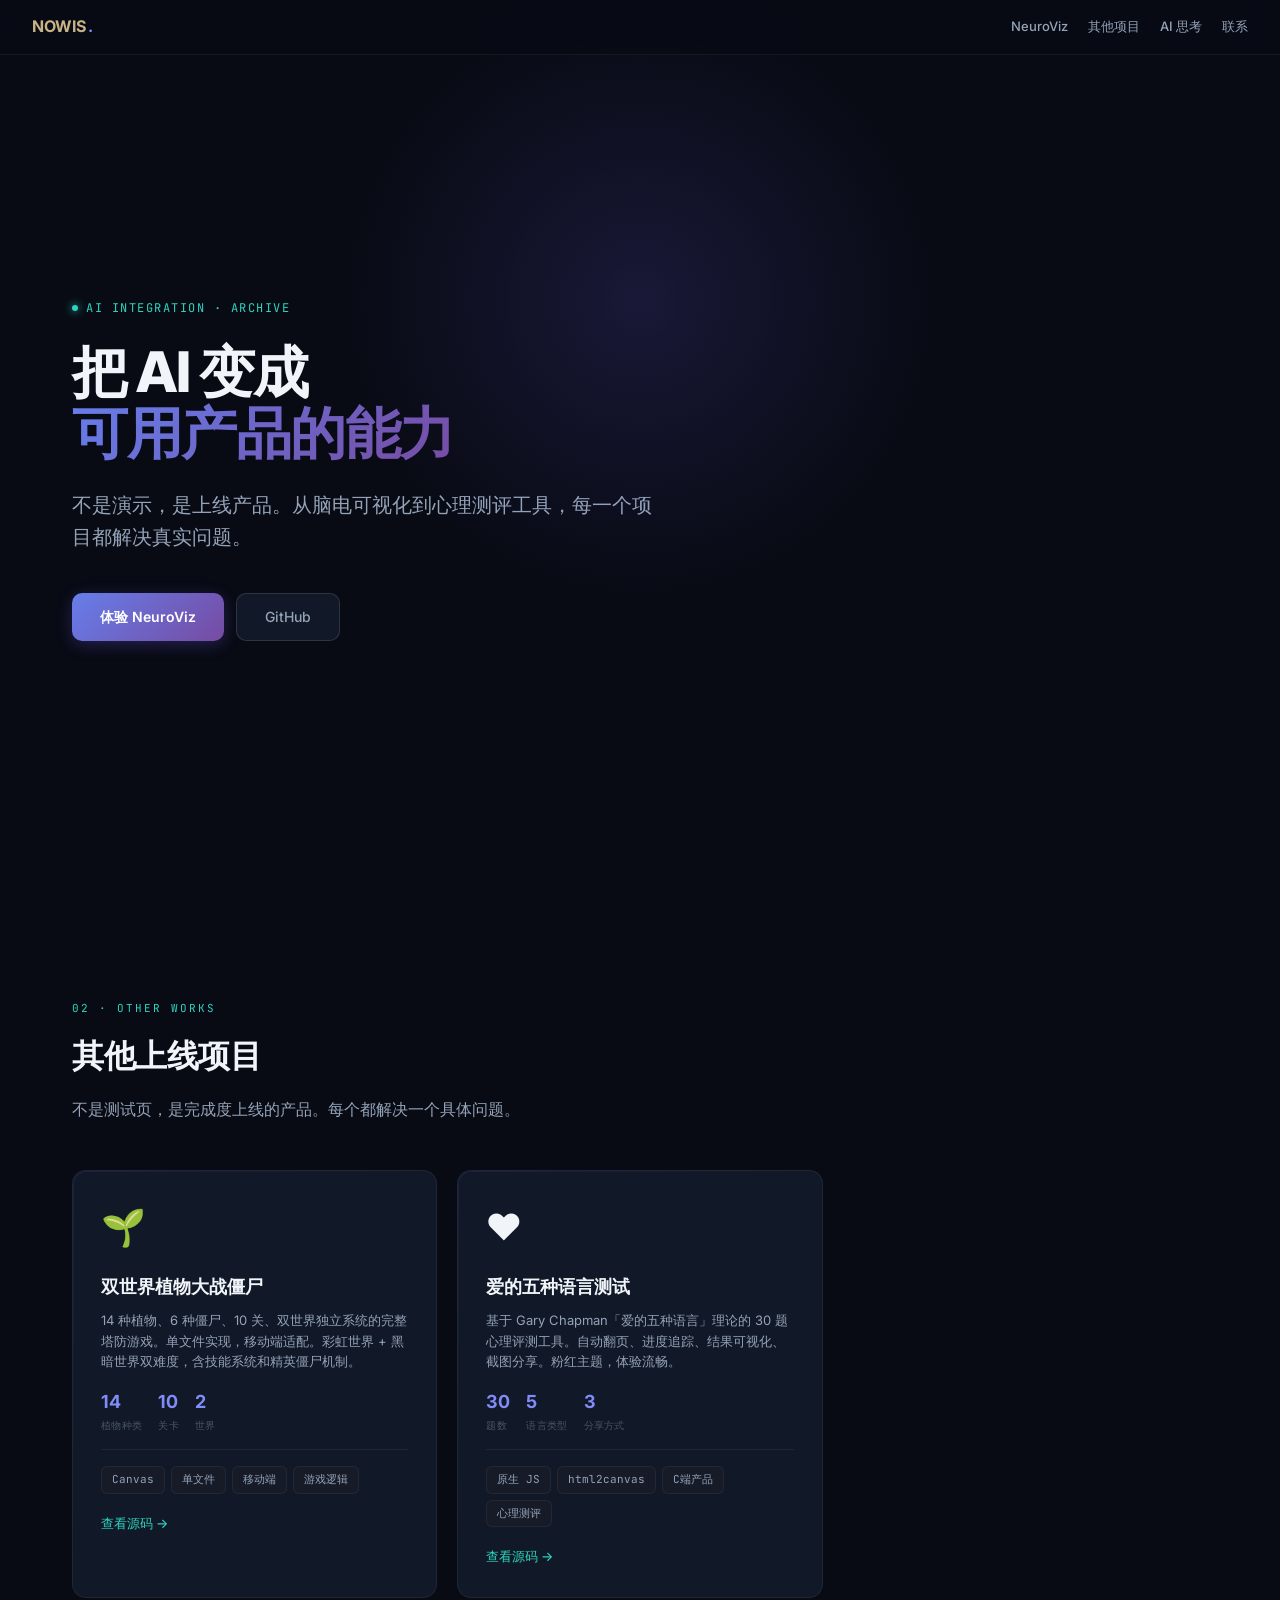
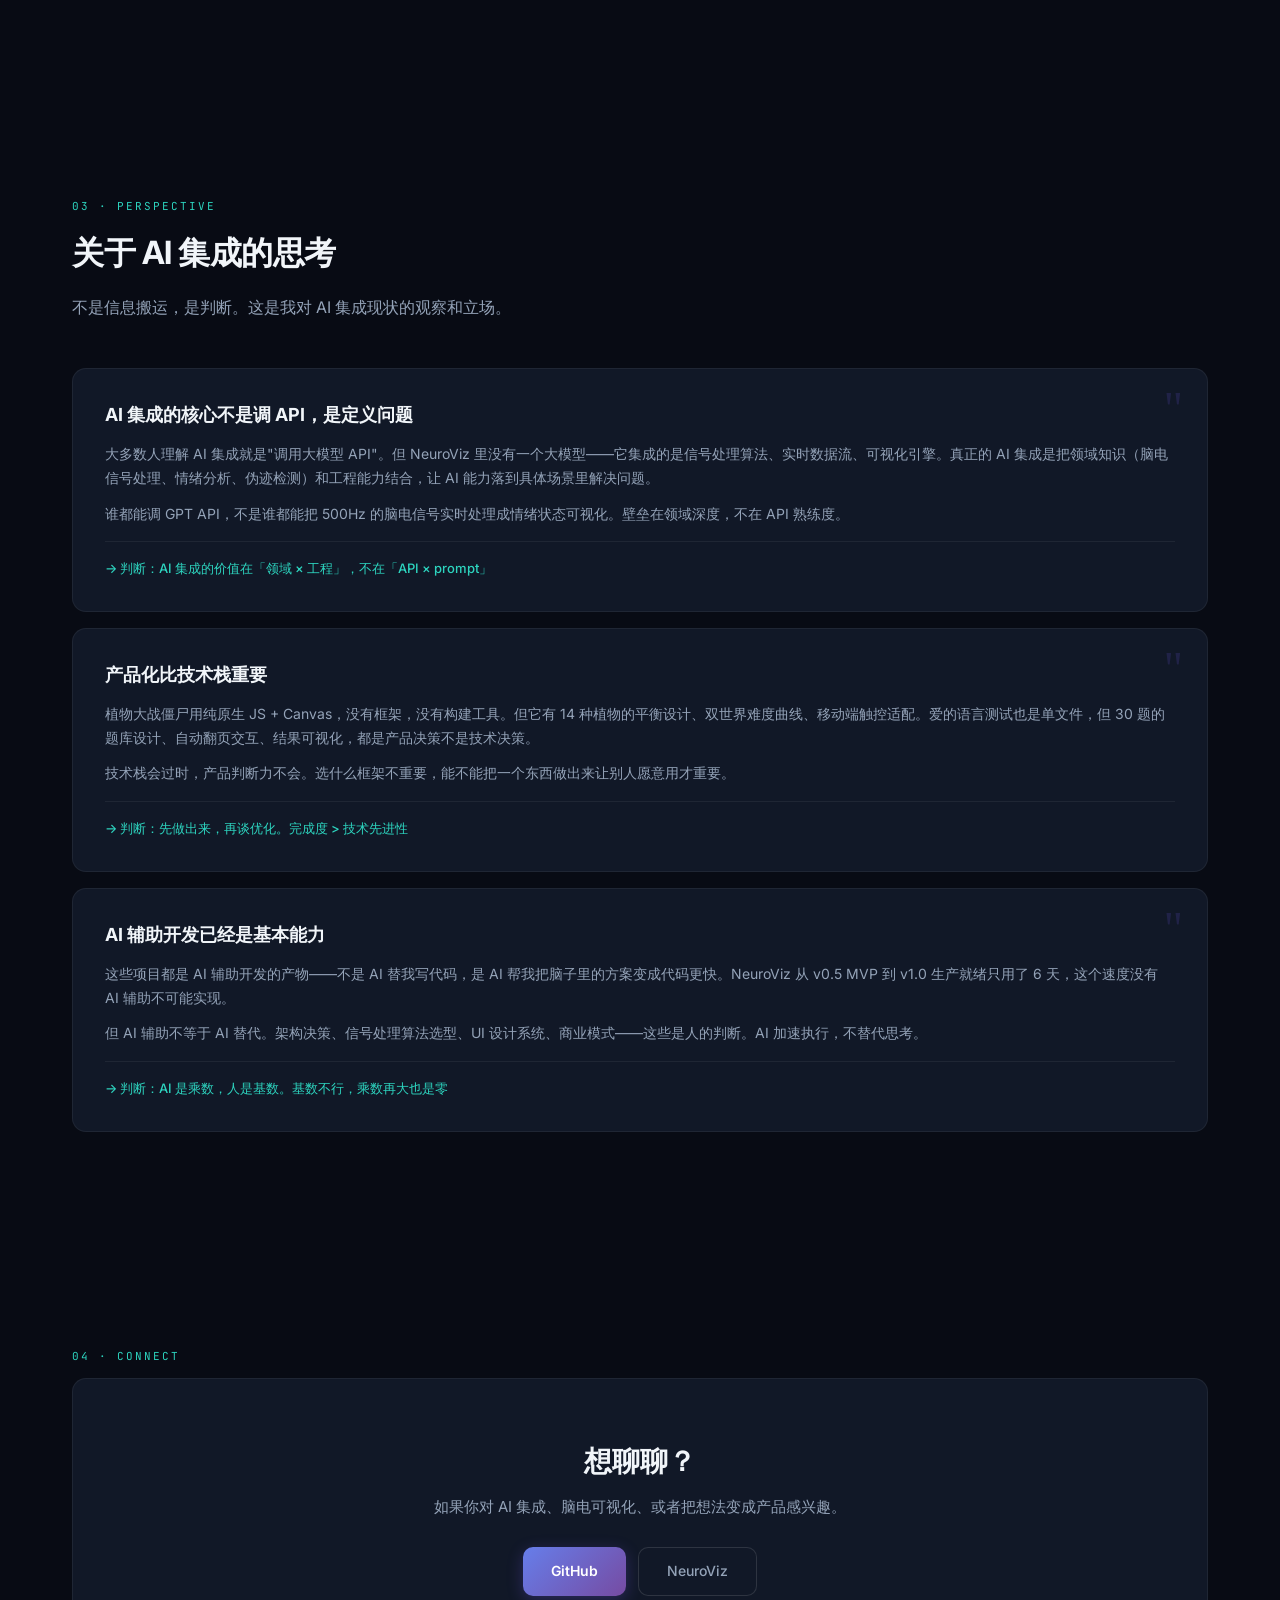
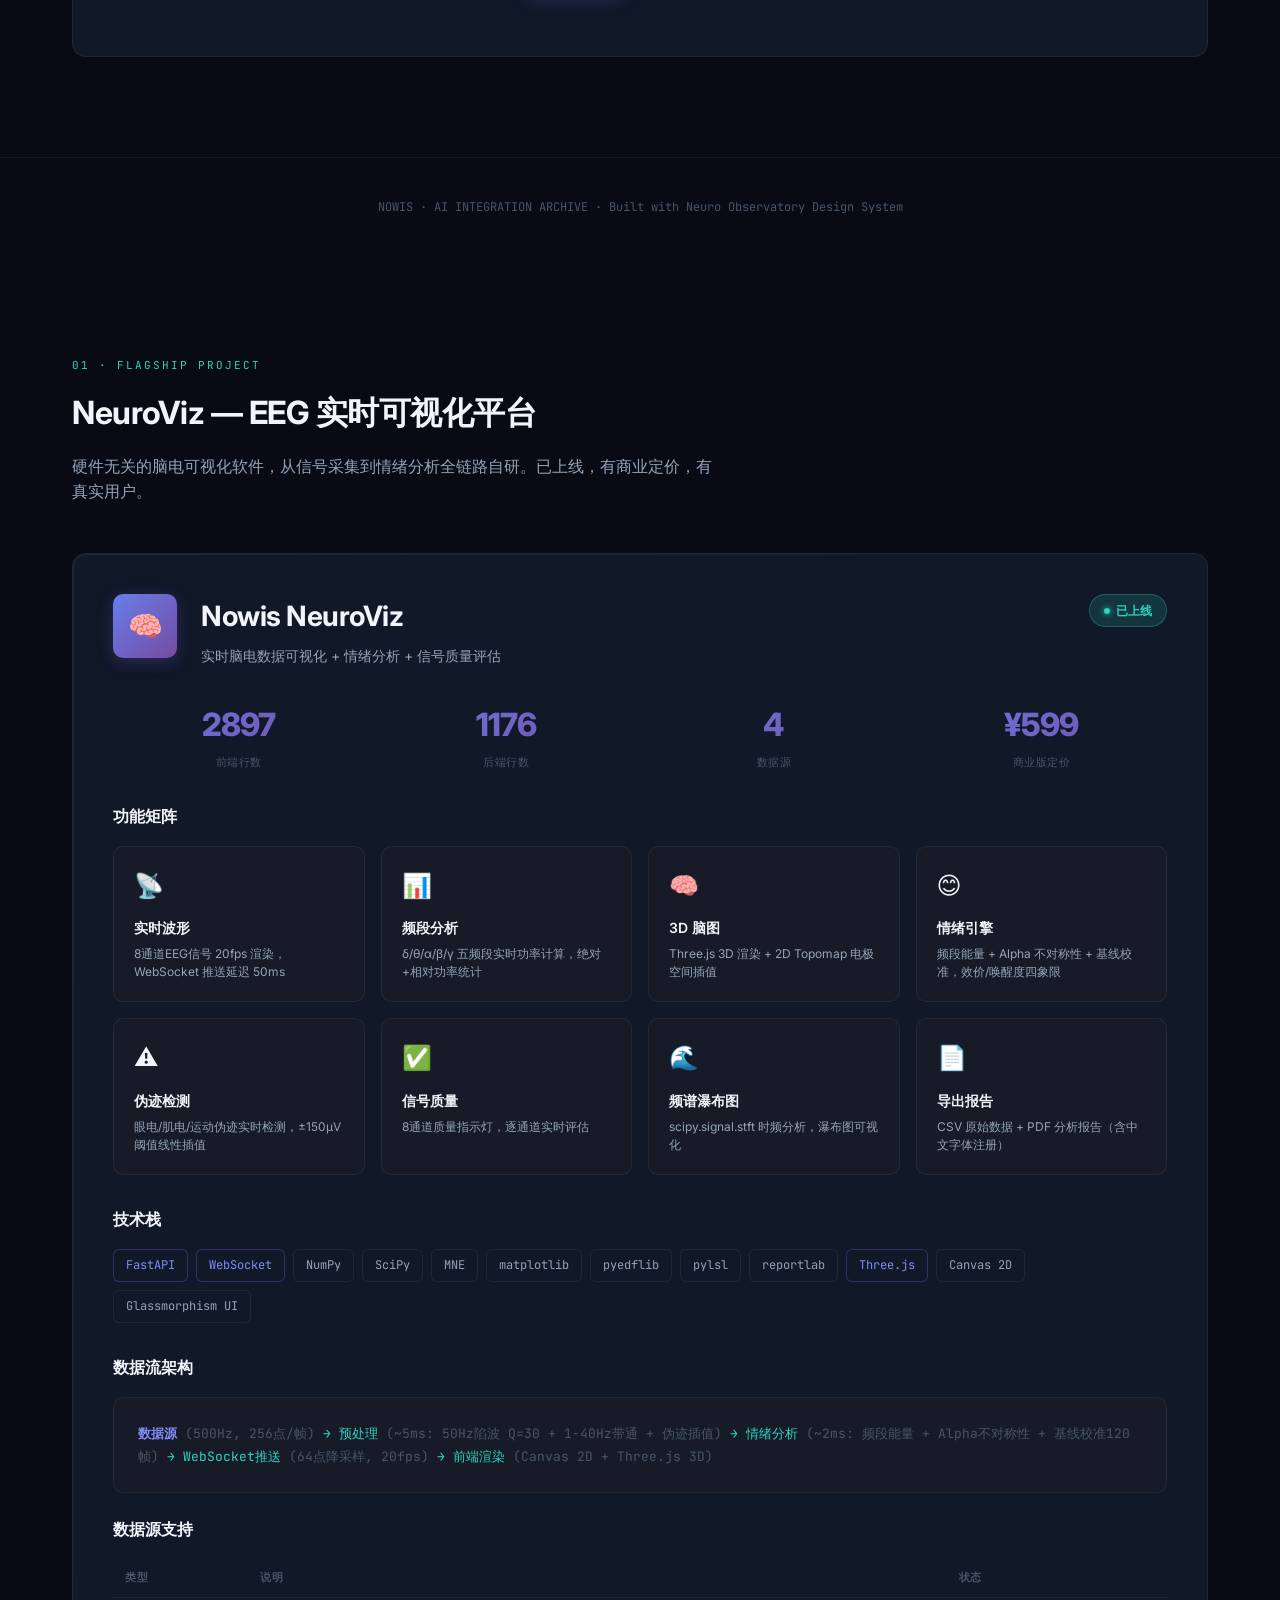
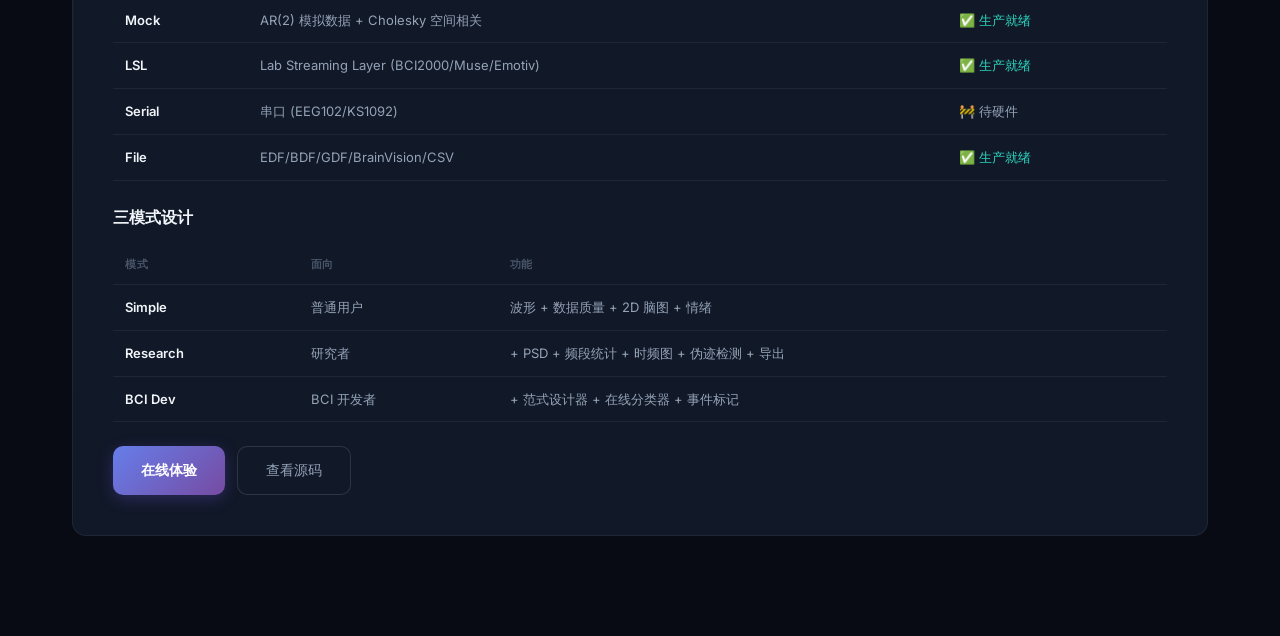
<file: frontend/showcase.html>
<!DOCTYPE html>
<html lang="zh-CN">
<head>
<meta charset="UTF-8">
<meta name="viewport" content="width=device-width, initial-scale=1.0">
<title>NOWIS — AI 集成实战档案</title>
<style>
@import url('https://fonts.googleapis.com/css2?family=Inter:wght@400;500;600;700;800&family=JetBrains+Mono:wght@400;500;600&display=swap');

:root {
  --bg-primary: #080b14;
  --bg-surface: #0d1117;
  --bg-card: #111827;
  --bg-glass: rgba(17, 24, 39, 0.85);
  --bg-elevated: #161b27;
  --border-subtle: rgba(255, 255, 255, 0.06);
  --border-accent: rgba(123, 97, 255, 0.3);
  --border-strong: rgba(255, 255, 255, 0.12);
  --accent-primary: #818cf8;
  --accent-purple: #7B61FF;
  --accent-purple-dim: rgba(123, 97, 255, 0.15);
  --accent-purple-glow: rgba(123, 97, 255, 0.25);
  --accent-teal: #2dd4bf;
  --accent-teal-dim: rgba(45, 212, 191, 0.15);
  --accent-gold: #C8B388;
  --accent-gradient: linear-gradient(135deg, #667eea 0%, #764ba2 100%);
  --color-success: #34d399;
  --color-warning: #fbbf24;
  --color-danger: #f87171;
  --color-info: #60a5fa;
  --text-primary: #f1f5f9;
  --text-secondary: #94a3b8;
  --text-muted: #475569;
  --radius-sm: 6px;
  --radius-md: 10px;
  --radius-lg: 14px;
  --shadow-card: 0 1px 3px rgba(0,0,0,0.4), 0 0 0 1px var(--border-subtle);
  --shadow-glow: 0 0 20px var(--accent-purple-glow);
}

* { margin: 0; padding: 0; box-sizing: border-box; }

html { scroll-behavior: smooth; }

body {
  background: var(--bg-primary);
  color: var(--text-primary);
  font-family: 'Inter', 'PingFang SC', system-ui, sans-serif;
  line-height: 1.6;
  overflow-x: hidden;
}

/* ===== Nav ===== */
.nav {
  position: fixed; top: 0; left: 0; right: 0; z-index: 1000;
  display: flex; align-items: center; gap: 24px;
  padding: 14px 32px;
  background: rgba(8, 11, 20, 0.8);
  backdrop-filter: blur(16px);
  border-bottom: 1px solid var(--border-subtle);
}
.nav-brand {
  font-size: 16px; font-weight: 700; letter-spacing: -0.3px;
  display: flex; align-items: center; gap: 2px;
}
.nav-brand .gold { color: var(--accent-gold); }
.nav-brand .purple { color: var(--accent-primary); }
.nav-links { display: flex; gap: 20px; margin-left: auto; }
.nav-links a {
  color: var(--text-secondary); text-decoration: none;
  font-size: 13px; font-weight: 500;
  transition: color 0.2s;
}
.nav-links a:hover { color: var(--accent-primary); }

/* ===== Layout ===== */
.section {
  max-width: 1200px; margin: 0 auto;
  padding: 100px 32px;
}
.section-label {
  font-family: 'JetBrains Mono', monospace;
  font-size: 11px; color: var(--accent-teal);
  letter-spacing: 2px; text-transform: uppercase;
  margin-bottom: 12px;
}
.section-title {
  font-size: 32px; font-weight: 700; letter-spacing: -0.5px;
  margin-bottom: 16px;
}
.section-desc {
  font-size: 16px; color: var(--text-secondary);
  max-width: 640px; margin-bottom: 48px;
}

/* ===== Hero ===== */
.hero {
  min-height: 100vh; display: flex; flex-direction: column;
  justify-content: center; align-items: flex-start;
  padding: 120px 32px 80px;
  max-width: 1200px; margin: 0 auto;
  position: relative;
}
.hero::before {
  content: ''; position: absolute; top: 0; left: 50%;
  width: 600px; height: 600px;
  background: radial-gradient(circle, var(--accent-purple-dim) 0%, transparent 70%);
  transform: translateX(-50%); pointer-events: none;
}
.hero-tag {
  font-family: 'JetBrains Mono', monospace;
  font-size: 12px; color: var(--accent-teal);
  letter-spacing: 1.5px; margin-bottom: 24px;
  display: flex; align-items: center; gap: 8px;
}
.hero-tag::before {
  content: ''; width: 6px; height: 6px; border-radius: 50%;
  background: var(--accent-teal);
  box-shadow: 0 0 8px var(--accent-teal);
  animation: pulse-dot 2s ease-in-out infinite;
}
@keyframes pulse-dot {
  0%,100% { opacity: 1; } 50% { opacity: 0.5; }
}
.hero h1 {
  font-size: 56px; font-weight: 800; letter-spacing: -1.5px;
  line-height: 1.1; margin-bottom: 24px;
}
.hero h1 .gradient {
  background: var(--accent-gradient);
  -webkit-background-clip: text;
  -webkit-text-fill-color: transparent;
  background-clip: text;
}
.hero-sub {
  font-size: 20px; color: var(--text-secondary);
  max-width: 580px; margin-bottom: 40px;
}
.hero-actions { display: flex; gap: 12px; flex-wrap: wrap; }
.btn-primary {
  padding: 12px 28px; border: none; border-radius: var(--radius-md);
  background: var(--accent-gradient); color: #fff;
  font-size: 14px; font-weight: 600; cursor: pointer;
  text-decoration: none; display: inline-flex; align-items: center; gap: 8px;
  transition: transform 0.2s, box-shadow 0.2s;
  box-shadow: 0 4px 16px var(--accent-purple-glow);
}
.btn-primary:hover { transform: translateY(-2px); box-shadow: 0 8px 24px var(--accent-purple-glow); }
.btn-secondary {
  padding: 12px 28px; border: 1px solid var(--border-strong);
  border-radius: var(--radius-md); background: var(--bg-card);
  color: var(--text-secondary); font-size: 14px; font-weight: 500;
  cursor: pointer; text-decoration: none;
  display: inline-flex; align-items: center; gap: 8px;
  transition: all 0.2s;
}
.btn-secondary:hover {
  border-color: var(--accent-primary); color: var(--text-primary);
  transform: translateY(-1px);
}

/* ===== Project Card (flagship) ===== */
.flagship-card {
  background: var(--bg-card);
  border: 1px solid var(--border-subtle);
  border-radius: var(--radius-lg);
  padding: 40px;
  position: relative;
  overflow: hidden;
}
.flagship-card::before {
  content: ''; position: absolute; inset: 0;
  border-radius: var(--radius-lg);
  padding: 1px;
  background: linear-gradient(135deg, var(--border-accent) 0%, transparent 60%);
  -webkit-mask: linear-gradient(#fff 0 0) content-box, linear-gradient(#fff 0 0);
  mask: linear-gradient(#fff 0 0) content-box, linear-gradient(#fff 0 0);
  -webkit-mask-composite: xor;
  mask-composite: exclude;
  pointer-events: none; opacity: 0.5;
}
.flagship-header {
  display: flex; align-items: flex-start; gap: 24px;
  margin-bottom: 32px; flex-wrap: wrap;
}
.flagship-logo {
  width: 64px; height: 64px; border-radius: var(--radius-md);
  background: var(--accent-gradient);
  display: flex; align-items: center; justify-content: center;
  font-size: 28px; flex-shrink: 0;
  box-shadow: 0 4px 16px var(--accent-purple-glow);
}
.flagship-title { flex: 1; min-width: 200px; }
.flagship-title h2 {
  font-size: 28px; font-weight: 700; letter-spacing: -0.5px;
  margin-bottom: 6px;
}
.flagship-title .sub {
  font-size: 14px; color: var(--text-secondary);
}
.flagship-badge {
  display: inline-flex; align-items: center; gap: 6px;
  padding: 6px 14px; border-radius: 20px;
  background: var(--accent-teal-dim); border: 1px solid rgba(45,212,191,0.3);
  color: var(--accent-teal); font-size: 12px; font-weight: 600;
}
.flagship-badge .dot {
  width: 6px; height: 6px; border-radius: 50%;
  background: var(--accent-teal);
  box-shadow: 0 0 6px var(--accent-teal);
}

/* Feature Grid */
.feature-grid {
  display: grid;
  grid-template-columns: repeat(auto-fill, minmax(220px, 1fr));
  gap: 16px; margin-bottom: 32px;
}
.feature-item {
  padding: 20px;
  background: var(--bg-elevated);
  border: 1px solid var(--border-subtle);
  border-radius: var(--radius-md);
  transition: border-color 0.3s, transform 0.2s;
}
.feature-item:hover {
  border-color: var(--border-accent);
  transform: translateY(-2px);
}
.feature-icon { font-size: 24px; margin-bottom: 12px; }
.feature-item h4 {
  font-size: 14px; font-weight: 600; margin-bottom: 6px;
}
.feature-item p {
  font-size: 12px; color: var(--text-secondary); line-height: 1.5;
}

/* Tech Stack */
.tech-stack {
  display: flex; flex-wrap: wrap; gap: 8px; margin-bottom: 32px;
}
.tech-tag {
  padding: 6px 12px; border-radius: var(--radius-sm);
  background: var(--bg-card); border: 1px solid var(--border-subtle);
  font-size: 12px; color: var(--text-secondary);
  font-family: 'JetBrains Mono', monospace;
}
.tech-tag.brand { color: var(--accent-primary); border-color: var(--border-accent); }

/* Architecture Block */
.arch-block {
  background: var(--bg-elevated);
  border: 1px solid var(--border-subtle);
  border-radius: var(--radius-md);
  padding: 24px; margin-bottom: 24px;
  font-family: 'JetBrains Mono', monospace;
  font-size: 13px; line-height: 1.8;
  overflow-x: auto;
}
.arch-block .flow {
  color: var(--accent-teal);
}
.arch-block .label {
  color: var(--accent-primary); font-weight: 600;
}
.arch-block .dim {
  color: var(--text-muted);
}

/* Stat Row */
.stat-row {
  display: grid;
  grid-template-columns: repeat(4, 1fr);
  gap: 16px; margin-bottom: 32px;
}
.stat-item { text-align: center; }
.stat-num {
  font-size: 32px; font-weight: 800; letter-spacing: -1px;
  background: var(--accent-gradient);
  -webkit-background-clip: text;
  -webkit-text-fill-color: transparent;
  background-clip: text;
}
.stat-label {
  font-size: 11px; color: var(--text-muted);
  letter-spacing: 0.5px; text-transform: uppercase;
  margin-top: 4px;
}

/* Mode Table */
.mode-table {
  width: 100%; border-collapse: collapse;
  margin-bottom: 24px;
}
.mode-table th {
  text-align: left; padding: 10px 12px;
  color: var(--text-muted); font-size: 11px;
  text-transform: uppercase; letter-spacing: 0.5px;
  border-bottom: 1px solid var(--border-subtle);
}
.mode-table td {
  padding: 12px; font-size: 13px;
  border-bottom: 1px solid var(--border-subtle);
  color: var(--text-secondary);
}
.mode-table td:first-child { font-weight: 600; color: var(--text-primary); }
.mode-table .check { color: var(--accent-teal); }

/* ===== Other Projects ===== */
.projects-grid {
  display: grid;
  grid-template-columns: repeat(auto-fill, minmax(340px, 1fr));
  gap: 20px;
}
.project-card {
  background: var(--bg-card);
  border: 1px solid var(--border-subtle);
  border-radius: var(--radius-lg);
  padding: 28px;
  position: relative;
  overflow: hidden;
  transition: border-color 0.3s, transform 0.2s;
}
.project-card::before {
  content: ''; position: absolute; inset: 0;
  border-radius: var(--radius-lg);
  padding: 1px;
  background: linear-gradient(135deg, var(--border-accent) 0%, transparent 50%);
  -webkit-mask: linear-gradient(#fff 0 0) content-box, linear-gradient(#fff 0 0);
  mask: linear-gradient(#fff 0 0) content-box, linear-gradient(#fff 0 0);
  -webkit-mask-composite: xor;
  mask-composite: exclude;
  pointer-events: none; opacity: 0.4;
}
.project-card:hover {
  border-color: var(--border-accent);
  transform: translateY(-3px);
}
.project-icon { font-size: 36px; margin-bottom: 16px; }
.project-card h3 {
  font-size: 18px; font-weight: 700; margin-bottom: 8px;
}
.project-card .desc {
  font-size: 13px; color: var(--text-secondary);
  margin-bottom: 16px; line-height: 1.6;
}
.project-stats {
  display: flex; gap: 16px; margin-bottom: 16px;
  padding-bottom: 16px; border-bottom: 1px solid var(--border-subtle);
}
.project-stat { font-size: 12px; }
.project-stat .num { font-size: 18px; font-weight: 700; color: var(--accent-primary); }
.project-stat .label { color: var(--text-muted); font-size: 10px; text-transform: uppercase; letter-spacing: 0.3px; }
.project-tags { display: flex; flex-wrap: wrap; gap: 6px; margin-bottom: 16px; }
.project-tags .tag {
  padding: 4px 10px; border-radius: var(--radius-sm);
  background: var(--bg-elevated); border: 1px solid var(--border-subtle);
  font-size: 11px; color: var(--text-secondary);
  font-family: 'JetBrains Mono', monospace;
}
.project-link {
  font-size: 13px; color: var(--accent-teal); text-decoration: none;
  font-weight: 500; display: inline-flex; align-items: center; gap: 6px;
  transition: gap 0.2s;
}
.project-link:hover { gap: 10px; }

/* ===== Thoughts ===== */
.thought-card {
  background: var(--bg-card);
  border: 1px solid var(--border-subtle);
  border-radius: var(--radius-lg);
  padding: 32px;
  margin-bottom: 16px;
  position: relative;
}
.thought-card .quote-mark {
  position: absolute; top: 16px; right: 24px;
  font-size: 48px; color: var(--accent-purple-dim);
  font-family: Georgia, serif; line-height: 1;
}
.thought-card h3 {
  font-size: 18px; font-weight: 700; margin-bottom: 12px;
}
.thought-card p {
  font-size: 14px; color: var(--text-secondary); line-height: 1.7;
}
.thought-card p + p { margin-top: 12px; }
.thought-card .verdict {
  margin-top: 16px; padding-top: 16px;
  border-top: 1px solid var(--border-subtle);
  font-size: 13px; color: var(--accent-teal); font-weight: 500;
}

/* ===== Contact ===== */
.contact-block {
  text-align: center; padding: 60px 32px;
  background: var(--bg-card);
  border: 1px solid var(--border-subtle);
  border-radius: var(--radius-lg);
}
.contact-block h2 {
  font-size: 28px; font-weight: 700; margin-bottom: 12px;
}
.contact-block p {
  font-size: 15px; color: var(--text-secondary); margin-bottom: 28px;
}
.contact-links { display: flex; gap: 12px; justify-content: center; flex-wrap: wrap; }

/* ===== Footer ===== */
.footer {
  text-align: center; padding: 40px 32px;
  font-size: 12px; color: var(--text-muted);
  border-top: 1px solid var(--border-subtle);
  font-family: 'JetBrains Mono', monospace;
}

/* ===== Responsive ===== */
@media (max-width: 768px) {
  .nav { padding: 12px 16px; gap: 12px; }
  .nav-links { gap: 12px; }
  .nav-links a { font-size: 12px; }
  .hero { padding: 100px 20px 60px; }
  .hero h1 { font-size: 36px; }
  .hero-sub { font-size: 16px; }
  .section { padding: 60px 16px; }
  .section-title { font-size: 24px; }
  .flagship-card { padding: 24px; }
  .stat-row { grid-template-columns: repeat(2, 1fr); }
  .projects-grid { grid-template-columns: 1fr; }
}
</style>
</head>
<body>

<!-- ===== Nav ===== -->
<nav class="nav">
  <div class="nav-brand">
    <span class="gold">NOWIS</span>
    <span class="purple">.</span>
  </div>
  <div class="nav-links">
    <a href="#neuroviz">NeuroViz</a>
    <a href="#projects">其他项目</a>
    <a href="#thoughts">AI 思考</a>
    <a href="#contact">联系</a>
  </div>
</nav>

<!-- ===== Hero ===== -->
<section class="hero">
  <div class="hero-tag">AI INTEGRATION · ARCHIVE</div>
  <h1>
    把 AI 变成<br>
    <span class="gradient">可用产品的能力</span>
  </h1>
  <p class="hero-sub">
    不是演示，是上线产品。从脑电可视化到心理测评工具，每一个项目都解决真实问题。
  </p>
  <div class="hero-actions">
    <a href="https://neuroviz.bigmonsterclaw.com" target="_blank" class="btn-primary">
      体验 NeuroViz
    </a>
    <a href="https://github.com/sylvia-ccc" target="_blank" class="btn-secondary">
      GitHub
    </a>
  </div>
</section>

<!-- ===== 其他项目 ===== -->
<section class="section" id="projects">
  <div class="section-label">02 · OTHER WORKS</div>
  <h2 class="section-title">其他上线项目</h2>
  <p class="section-desc">
    不是测试页，是完成度上线的产品。每个都解决一个具体问题。
  </p>

  <div class="projects-grid">
    <div class="project-card">
      <div class="project-icon">🌱</div>
      <h3>双世界植物大战僵尸</h3>
      <p class="desc">14 种植物、6 种僵尸、10 关、双世界独立系统的完整塔防游戏。单文件实现，移动端适配。彩虹世界 + 黑暗世界双难度，含技能系统和精英僵尸机制。</p>
      <div class="project-stats">
        <div class="project-stat"><div class="num">14</div><div class="label">植物种类</div></div>
        <div class="project-stat"><div class="num">10</div><div class="label">关卡</div></div>
        <div class="project-stat"><div class="num">2</div><div class="label">世界</div></div>
      </div>
      <div class="project-tags">
        <span class="tag">Canvas</span>
        <span class="tag">单文件</span>
        <span class="tag">移动端</span>
        <span class="tag">游戏逻辑</span>
      </div>
      <a href="https://github.com/sylvia-ccc/zhiwudazhan1" target="_blank" class="project-link">查看源码 →</a>
    </div>

    <div class="project-card">
      <div class="project-icon">❤️</div>
      <h3>爱的五种语言测试</h3>
      <p class="desc">基于 Gary Chapman「爱的五种语言」理论的 30 题心理评测工具。自动翻页、进度追踪、结果可视化、截图分享。粉红主题，体验流畅。</p>
      <div class="project-stats">
        <div class="project-stat"><div class="num">30</div><div class="label">题数</div></div>
        <div class="project-stat"><div class="num">5</div><div class="label">语言类型</div></div>
        <div class="project-stat"><div class="num">3</div><div class="label">分享方式</div></div>
      </div>
      <div class="project-tags">
        <span class="tag">原生 JS</span>
        <span class="tag">html2canvas</span>
        <span class="tag">C端产品</span>
        <span class="tag">心理测评</span>
      </div>
      <a href="https://github.com/sylvia-ccc/lovetestto1" target="_blank" class="project-link">查看源码 →</a>
    </div>
  </div>
</section>

<!-- ===== AI 思考 ===== -->
<section class="section" id="thoughts">
  <div class="section-label">03 · PERSPECTIVE</div>
  <h2 class="section-title">关于 AI 集成的思考</h2>
  <p class="section-desc">
    不是信息搬运，是判断。这是我对 AI 集成现状的观察和立场。
  </p>

  <div class="thought-card">
    <div class="quote-mark">"</div>
    <h3>AI 集成的核心不是调 API，是定义问题</h3>
    <p>大多数人理解 AI 集成就是"调用大模型 API"。但 NeuroViz 里没有一个大模型——它集成的是信号处理算法、实时数据流、可视化引擎。真正的 AI 集成是把领域知识（脑电信号处理、情绪分析、伪迹检测）和工程能力结合，让 AI 能力落到具体场景里解决问题。</p>
    <p>谁都能调 GPT API，不是谁都能把 500Hz 的脑电信号实时处理成情绪状态可视化。壁垒在领域深度，不在 API 熟练度。</p>
    <div class="verdict">→ 判断：AI 集成的价值在「领域 × 工程」，不在「API × prompt」</div>
  </div>

  <div class="thought-card">
    <div class="quote-mark">"</div>
    <h3>产品化比技术栈重要</h3>
    <p>植物大战僵尸用纯原生 JS + Canvas，没有框架，没有构建工具。但它有 14 种植物的平衡设计、双世界难度曲线、移动端触控适配。爱的语言测试也是单文件，但 30 题的题库设计、自动翻页交互、结果可视化，都是产品决策不是技术决策。</p>
    <p>技术栈会过时，产品判断力不会。选什么框架不重要，能不能把一个东西做出来让别人愿意用才重要。</p>
    <div class="verdict">→ 判断：先做出来，再谈优化。完成度 > 技术先进性</div>
  </div>

  <div class="thought-card">
    <div class="quote-mark">"</div>
    <h3>AI 辅助开发已经是基本能力</h3>
    <p>这些项目都是 AI 辅助开发的产物——不是 AI 替我写代码，是 AI 帮我把脑子里的方案变成代码更快。NeuroViz 从 v0.5 MVP 到 v1.0 生产就绪只用了 6 天，这个速度没有 AI 辅助不可能实现。</p>
    <p>但 AI 辅助不等于 AI 替代。架构决策、信号处理算法选型、UI 设计系统、商业模式——这些是人的判断。AI 加速执行，不替代思考。</p>
    <div class="verdict">→ 判断：AI 是乘数，人是基数。基数不行，乘数再大也是零</div>
  </div>
</section>

<!-- ===== 联系 ===== -->
<section class="section" id="contact">
  <div class="section-label">04 · CONNECT</div>
  <div class="contact-block">
    <h2>想聊聊？</h2>
    <p>如果你对 AI 集成、脑电可视化、或者把想法变成产品感兴趣。</p>
    <div class="contact-links">
      <a href="https://github.com/sylvia-ccc" target="_blank" class="btn-primary">GitHub</a>
      <a href="https://neuroviz.bigmonsterclaw.com" target="_blank" class="btn-secondary">NeuroViz</a>
    </div>
  </div>
</section>

<!-- ===== Footer ===== -->
<div class="footer">
  NOWIS · AI INTEGRATION ARCHIVE · Built with Neuro Observatory Design System
</div>

<script>
// Scroll reveal animation
const observer = new IntersectionObserver((entries) => {
  entries.forEach(entry => {
    if (entry.isIntersecting) {
      entry.target.style.opacity = '1';
      entry.target.style.transform = 'translateY(0)';
    }
  });
}, { threshold: 0.1 });

document.querySelectorAll('.section, .hero').forEach(el => {
  el.style.opacity = '0';
  el.style.transform = 'translateY(30px)';
  el.style.transition = 'opacity 0.6s ease, transform 0.6s ease';
  observer.observe(el);
});

// Nav active state on scroll
const nav = document.querySelector('.nav');
window.addEventListener('scroll', () => {
  if (window.scrollY > 40) {
    nav.style.background = 'rgba(8, 11, 20, 0.95)';
  } else {
    nav.style.background = 'rgba(8, 11, 20, 0.8)';
  }
});
</script>
<section class="section" id="neuroviz">
  <div class="section-label">01 · FLAGSHIP PROJECT</div>
  <h2 class="section-title">NeuroViz — EEG 实时可视化平台</h2>
  <p class="section-desc">
    硬件无关的脑电可视化软件，从信号采集到情绪分析全链路自研。已上线，有商业定价，有真实用户。
  </p>

  <div class="flagship-card">
    <div class="flagship-header">
      <div class="flagship-logo">🧠</div>
      <div class="flagship-title">
        <h2>Nowis NeuroViz</h2>
        <div class="sub">实时脑电数据可视化 + 情绪分析 + 信号质量评估</div>
      </div>
      <div class="flagship-badge">
        <span class="dot"></span> 已上线
      </div>
    </div>

    <div class="stat-row">
      <div class="stat-item">
        <div class="stat-num">2897</div>
        <div class="stat-label">前端行数</div>
      </div>
      <div class="stat-item">
        <div class="stat-num">1176</div>
        <div class="stat-label">后端行数</div>
      </div>
      <div class="stat-item">
        <div class="stat-num">4</div>
        <div class="stat-label">数据源</div>
      </div>
      <div class="stat-item">
        <div class="stat-num">¥599</div>
        <div class="stat-label">商业版定价</div>
      </div>
    </div>

    <h3 style="font-size:16px;font-weight:600;margin-bottom:16px;">功能矩阵</h3>
    <div class="feature-grid">
      <div class="feature-item">
        <div class="feature-icon">📡</div>
        <h4>实时波形</h4>
        <p>8通道EEG信号 20fps 渲染，WebSocket 推送延迟 50ms</p>
      </div>
      <div class="feature-item">
        <div class="feature-icon">📊</div>
        <h4>频段分析</h4>
        <p>δ/θ/α/β/γ 五频段实时功率计算，绝对+相对功率统计</p>
      </div>
      <div class="feature-item">
        <div class="feature-icon">🧠</div>
        <h4>3D 脑图</h4>
        <p>Three.js 3D 渲染 + 2D Topomap 电极空间插值</p>
      </div>
      <div class="feature-item">
        <div class="feature-icon">😊</div>
        <h4>情绪引擎</h4>
        <p>频段能量 + Alpha 不对称性 + 基线校准，效价/唤醒度四象限</p>
      </div>
      <div class="feature-item">
        <div class="feature-icon">⚠️</div>
        <h4>伪迹检测</h4>
        <p>眼电/肌电/运动伪迹实时检测，±150µV 阈值线性插值</p>
      </div>
      <div class="feature-item">
        <div class="feature-icon">✅</div>
        <h4>信号质量</h4>
        <p>8通道质量指示灯，逐通道实时评估</p>
      </div>
      <div class="feature-item">
        <div class="feature-icon">🌊</div>
        <h4>频谱瀑布图</h4>
        <p>scipy.signal.stft 时频分析，瀑布图可视化</p>
      </div>
      <div class="feature-item">
        <div class="feature-icon">📄</div>
        <h4>导出报告</h4>
        <p>CSV 原始数据 + PDF 分析报告（含中文字体注册）</p>
      </div>
    </div>

    <h3 style="font-size:16px;font-weight:600;margin-bottom:16px;">技术栈</h3>
    <div class="tech-stack">
      <span class="tech-tag brand">FastAPI</span>
      <span class="tech-tag brand">WebSocket</span>
      <span class="tech-tag">NumPy</span>
      <span class="tech-tag">SciPy</span>
      <span class="tech-tag">MNE</span>
      <span class="tech-tag">matplotlib</span>
      <span class="tech-tag">pyedflib</span>
      <span class="tech-tag">pylsl</span>
      <span class="tech-tag">reportlab</span>
      <span class="tech-tag brand">Three.js</span>
      <span class="tech-tag">Canvas 2D</span>
      <span class="tech-tag">Glassmorphism UI</span>
    </div>

    <h3 style="font-size:16px;font-weight:600;margin-bottom:16px;">数据流架构</h3>
    <div class="arch-block">
<span class="label">数据源</span>  <span class="dim">(500Hz, 256点/帧)</span>
  <span class="flow">→ 预处理</span>  <span class="dim">(~5ms: 50Hz陷波 Q=30 + 1-40Hz带通 + 伪迹插值)</span>
  <span class="flow">→ 情绪分析</span>  <span class="dim">(~2ms: 频段能量 + Alpha不对称性 + 基线校准120帧)</span>
  <span class="flow">→ WebSocket推送</span>  <span class="dim">(64点降采样, 20fps)</span>
  <span class="flow">→ 前端渲染</span>  <span class="dim">(Canvas 2D + Three.js 3D)</span>
    </div>

    <h3 style="font-size:16px;font-weight:600;margin-bottom:16px;">数据源支持</h3>
    <table class="mode-table">
      <thead>
        <tr><th>类型</th><th>说明</th><th>状态</th></tr>
      </thead>
      <tbody>
        <tr><td>Mock</td><td>AR(2) 模拟数据 + Cholesky 空间相关</td><td class="check">✅ 生产就绪</td></tr>
        <tr><td>LSL</td><td>Lab Streaming Layer (BCI2000/Muse/Emotiv)</td><td class="check">✅ 生产就绪</td></tr>
        <tr><td>Serial</td><td>串口 (EEG102/KS1092)</td><td>🚧 待硬件</td></tr>
        <tr><td>File</td><td>EDF/BDF/GDF/BrainVision/CSV</td><td class="check">✅ 生产就绪</td></tr>
      </tbody>
    </table>

    <h3 style="font-size:16px;font-weight:600;margin-bottom:16px;">三模式设计</h3>
    <table class="mode-table">
      <thead>
        <tr><th>模式</th><th>面向</th><th>功能</th></tr>
      </thead>
      <tbody>
        <tr><td>Simple</td><td>普通用户</td><td>波形 + 数据质量 + 2D 脑图 + 情绪</td></tr>
        <tr><td>Research</td><td>研究者</td><td>+ PSD + 频段统计 + 时频图 + 伪迹检测 + 导出</td></tr>
        <tr><td>BCI Dev</td><td>BCI 开发者</td><td>+ 范式设计器 + 在线分类器 + 事件标记</td></tr>
      </tbody>
    </table>

    <div style="display:flex;gap:12px;margin-top:24px;flex-wrap:wrap;">
      <a href="https://neuroviz.bigmonsterclaw.com" target="_blank" class="btn-primary">在线体验</a>
      <a href="https://github.com/sylvia-ccc/neuroviz" target="_blank" class="btn-secondary">查看源码</a>
    </div>
  </div>
</section>

</body>
</html>
</file>
